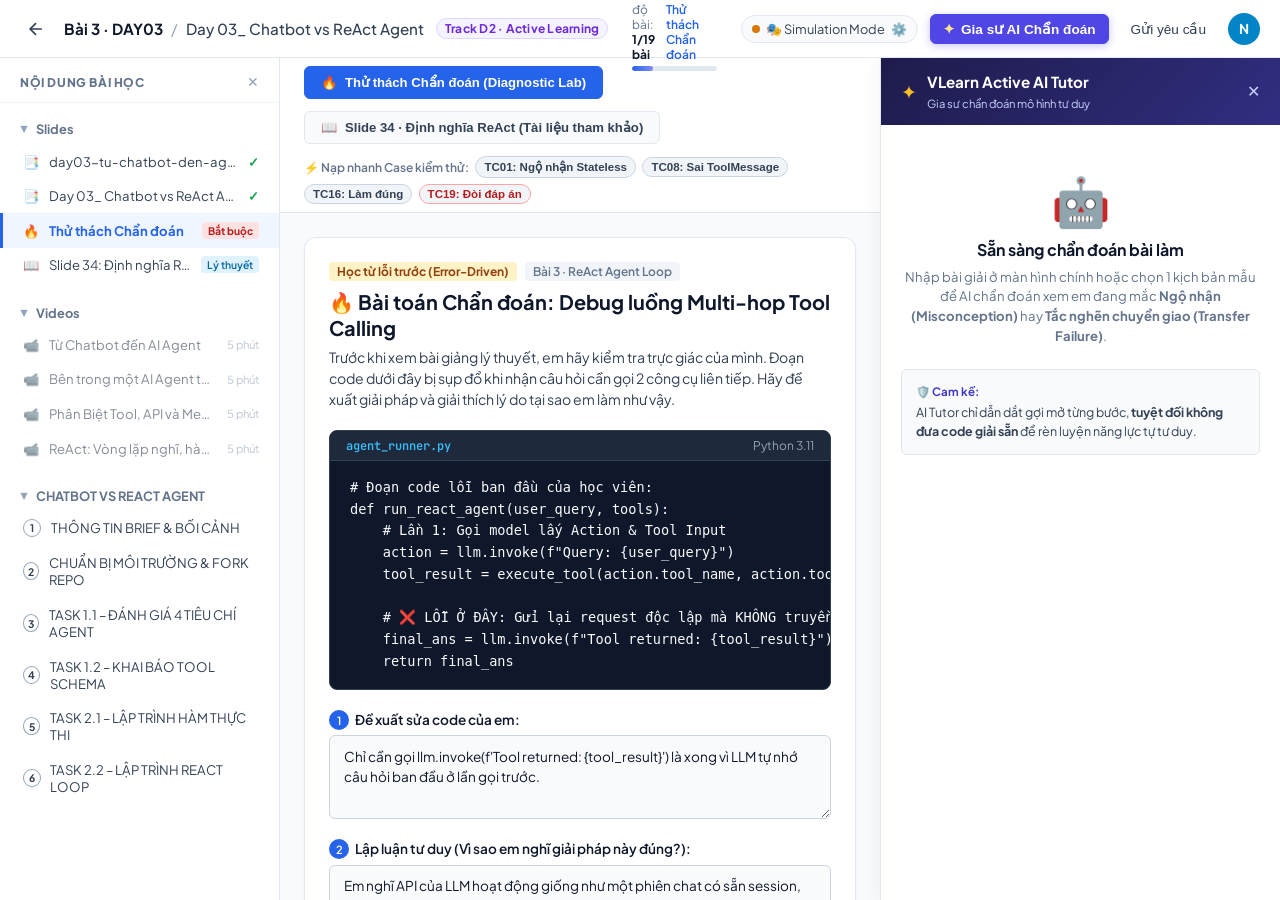
<file: index.html>
<!DOCTYPE html>
<html lang="vi">
<head>
  <meta charset="UTF-8">
  <meta http-equiv="refresh" content="0; url=codebase/index.html">
  <title>Redirecting to VLearn Prototype...</title>
</head>
<body>
  <p>Đang chuyển hướng đến bản <a href="codebase/index.html">Interactive Prototype (CP2)</a>...</p>
</body>
</html>
</file>
<file: codebase/style.css>
/* ===================================================================
   VLEARN LMS THEME · ERROR-DRIVEN ACTIVE LEARNING (TRACK D2)
   Replicating the real VLearn Course Reader experience
   =================================================================== */

:root {
  --vlearn-bg: #f8fafc;
  --vlearn-header-bg: #ffffff;
  --vlearn-sidebar-bg: #ffffff;
  --vlearn-card-bg: #ffffff;
  --vlearn-border: #e2e8f0;
  --vlearn-border-subtle: #f1f5f9;
  
  --primary-blue: #2563eb;
  --primary-blue-hover: #1d4ed8;
  --primary-blue-light: #eff6ff;
  
  --vinuni-navy: #1e3a8a;
  --vinuni-red: #dc2626;
  
  --accent-purple: #7c3aed;
  --accent-amber: #d97706;
  --accent-green: #16a34a;
  --accent-red: #ef4444;

  --text-main: #0f172a;
  --text-body: #334155;
  --text-muted: #64748b;
  --text-dim: #94a3b8;
  
  --font-sans: 'Plus Jakarta Sans', -apple-system, BlinkMacSystemFont, 'Segoe UI', Roboto, sans-serif;
  --font-mono: 'JetBrains Mono', monospace;
  
  --radius-lg: 12px;
  --radius-md: 8px;
  --radius-sm: 6px;
  --shadow-sm: 0 1px 3px rgba(0, 0, 0, 0.05);
  --shadow-md: 0 4px 12px rgba(0, 0, 0, 0.08);
  --shadow-lg: 0 10px 25px -5px rgba(0, 0, 0, 0.1);
}

* {
  margin: 0;
  padding: 0;
  box-sizing: border-box;
}

.hidden {
  display: none !important;
}

body.vlearn-theme {
  font-family: var(--font-sans);
  background-color: var(--vlearn-bg);
  color: var(--text-main);
  height: 100vh;
  display: flex;
  flex-direction: column;
  overflow: hidden;
}

/* ===================================================================
   1. TOP NAVIGATION BAR
   =================================================================== */

.vlearn-header {
  height: 58px;
  background: var(--vlearn-header-bg);
  border-bottom: 1px solid var(--vlearn-border);
  display: flex;
  align-items: center;
  justify-content: space-between;
  padding: 0 1.25rem;
  z-index: 50;
  flex-shrink: 0;
}

.vlearn-nav-left {
  display: flex;
  align-items: center;
  gap: 0.75rem;
}

.btn-icon {
  background: transparent;
  border: none;
  color: var(--text-body);
  display: flex;
  align-items: center;
  justify-content: center;
  padding: 6px;
  border-radius: var(--radius-sm);
  cursor: pointer;
}

.btn-icon:hover {
  background: var(--vlearn-bg);
}

.lesson-meta {
  display: flex;
  align-items: center;
  gap: 0.5rem;
  font-size: 0.95rem;
}

.lesson-title {
  font-weight: 700;
  color: var(--text-main);
}

.lesson-divider {
  color: var(--text-dim);
}

.lesson-subtitle {
  color: var(--text-body);
  font-weight: 500;
}

.vlearn-badge-pill {
  background: #f5f3ff;
  border: 1px solid #ddd6fe;
  color: #6d28d9;
  font-size: 0.75rem;
  font-weight: 700;
  padding: 2px 8px;
  border-radius: 9999px;
  letter-spacing: 0.02em;
}

.vlearn-nav-center {
  flex: 1;
  max-width: 320px;
  margin: 0 1.5rem;
}

.course-progress-box {
  display: flex;
  flex-direction: column;
  gap: 4px;
}

.progress-info {
  display: flex;
  justify-content: space-between;
  font-size: 0.75rem;
}

.progress-text {
  color: var(--text-muted);
}

.progress-text strong {
  color: var(--text-main);
}

.stage-tag {
  color: var(--primary-blue);
  font-weight: 600;
}

.progress-bar-rail {
  height: 5px;
  background: #e2e8f0;
  border-radius: 9999px;
  overflow: hidden;
}

.progress-bar-value {
  height: 100%;
  background: linear-gradient(90deg, var(--primary-blue), #818cf8);
  border-radius: 9999px;
  transition: width 0.4s ease;
}

.vlearn-nav-right {
  display: flex;
  align-items: center;
  gap: 0.75rem;
}

.ai-live-indicator {
  display: flex;
  align-items: center;
  gap: 6px;
  background: #f8fafc;
  border: 1px solid var(--vlearn-border);
  padding: 5px 10px;
  border-radius: 9999px;
  font-size: 0.8rem;
  color: var(--text-body);
  cursor: pointer;
  transition: all 0.2s;
}

.ai-live-indicator:hover {
  background: #eff6ff;
  border-color: #bfdbfe;
}

.live-dot {
  width: 8px;
  height: 8px;
  border-radius: 50%;
  background: var(--text-dim);
}

.live-dot.live {
  background: var(--accent-green);
  box-shadow: 0 0 8px var(--accent-green);
  animation: pulseLive 1.5s infinite;
}

.live-dot.mock {
  background: var(--accent-amber);
}

@keyframes pulseLive {
  0%, 100% { opacity: 1; transform: scale(1); }
  50% { opacity: 0.4; transform: scale(1.2); }
}

.btn-ask-ai {
  display: flex;
  align-items: center;
  gap: 6px;
  background: #ffffff;
  border: 1px solid #c7d2fe;
  color: #4338ca;
  padding: 6px 12px;
  border-radius: var(--radius-sm);
  font-size: 0.85rem;
  font-weight: 600;
  cursor: pointer;
  transition: all 0.2s;
}

.btn-ask-ai:hover, .btn-ask-ai.active {
  background: #4f46e5;
  border-color: #4f46e5;
  color: #ffffff;
  box-shadow: 0 2px 8px rgba(79, 70, 229, 0.3);
}

.sparkle-icon {
  color: #f59e0b;
}

.btn-ask-ai.active .sparkle-icon {
  color: #fde68a;
}

.btn-text-ghost {
  background: transparent;
  border: none;
  color: var(--text-body);
  font-size: 0.85rem;
  padding: 6px 10px;
  cursor: pointer;
  border-radius: var(--radius-sm);
}

.btn-text-ghost:hover {
  background: var(--vlearn-bg);
}

.user-avatar-circle {
  width: 32px;
  height: 32px;
  border-radius: 50%;
  background: #0284c7;
  color: #ffffff;
  display: flex;
  align-items: center;
  justify-content: center;
  font-weight: 700;
  font-size: 0.85rem;
  cursor: pointer;
}

/* ===================================================================
   2. MAIN WORKSPACE LAYOUT
   =================================================================== */

.vlearn-workspace {
  display: flex;
  flex: 1;
  height: calc(100vh - 58px);
  overflow: hidden;
}

/* Left Sidebar Course Tree */
.vlearn-sidebar {
  width: 280px;
  background: var(--vlearn-sidebar-bg);
  border-right: 1px solid var(--vlearn-border);
  display: flex;
  flex-direction: column;
  flex-shrink: 0;
}

.sidebar-header {
  padding: 1rem 1.25rem 0.75rem;
  font-size: 0.75rem;
  font-weight: 800;
  letter-spacing: 0.05em;
  color: var(--text-muted);
  display: flex;
  justify-content: space-between;
  align-items: center;
  border-bottom: 1px solid var(--vlearn-border-subtle);
}

.btn-icon-subtle {
  background: transparent;
  border: none;
  color: var(--text-dim);
  cursor: pointer;
  font-size: 0.9rem;
}

.sidebar-scrollable {
  flex: 1;
  overflow-y: auto;
  padding: 0.75rem 0;
}

.tree-group {
  margin-bottom: 1rem;
}

.tree-group-title {
  padding: 0.4rem 1.25rem;
  font-size: 0.8rem;
  font-weight: 700;
  color: var(--text-muted);
  display: flex;
  align-items: center;
  gap: 0.5rem;
}

.tree-arrow {
  font-size: 0.6rem;
  color: var(--text-dim);
}

.tree-items {
  list-style: none;
}

.tree-item {
  display: flex;
  align-items: center;
  gap: 0.6rem;
  padding: 0.55rem 1.25rem;
  font-size: 0.82rem;
  color: var(--text-body);
  cursor: pointer;
  transition: background 0.15s;
  border-left: 3px solid transparent;
}

.tree-item:hover {
  background: var(--vlearn-bg);
}

.tree-item.active {
  background: #eff6ff;
  color: var(--primary-blue);
  border-left-color: var(--primary-blue);
  font-weight: 600;
}

.tree-item.completed .tree-status {
  color: var(--accent-green);
  font-weight: bold;
  margin-left: auto;
}

.tree-item.locked {
  opacity: 0.6;
}

.tree-item .tree-text {
  flex: 1;
  white-space: nowrap;
  overflow: hidden;
  text-overflow: ellipsis;
}

.badge-active-tutor {
  background: #fee2e2;
  color: #b91c1c;
  font-size: 0.65rem;
  font-weight: 700;
  padding: 2px 6px;
  border-radius: 4px;
}

.tree-tag-reading {
  background: #e0f2fe;
  color: #0369a1;
  font-size: 0.65rem;
  font-weight: 600;
  padding: 2px 6px;
  border-radius: 4px;
}

.duration-tag {
  font-size: 0.7rem;
  color: var(--text-dim);
}

.num-circle {
  width: 18px;
  height: 18px;
  border-radius: 50%;
  border: 1px solid var(--text-dim);
  display: inline-flex;
  align-items: center;
  justify-content: center;
  font-size: 0.65rem;
  font-weight: bold;
}

/* ===================================================================
   3. CENTER MAIN LEARNING STAGE
   =================================================================== */

.vlearn-main-stage {
  flex: 1;
  display: flex;
  flex-direction: column;
  background: var(--vlearn-bg);
  overflow-y: auto;
}

.content-tab-bar {
  background: #ffffff;
  border-bottom: 1px solid var(--vlearn-border);
  padding: 0.5rem 1.5rem;
  display: flex;
  align-items: center;
  gap: 0.75rem;
  flex-wrap: wrap;
}

.tab-btn {
  display: flex;
  align-items: center;
  gap: 0.5rem;
  padding: 0.5rem 1rem;
  background: #f8fafc;
  border: 1px solid var(--vlearn-border);
  border-radius: var(--radius-sm);
  font-size: 0.82rem;
  font-weight: 600;
  color: var(--text-body);
  cursor: pointer;
  transition: all 0.2s;
}

.tab-btn:hover {
  background: #eff6ff;
  border-color: #bfdbfe;
}

.tab-btn.active {
  background: var(--primary-blue);
  border-color: var(--primary-blue);
  color: #ffffff;
}

.quick-preset-container {
  margin-left: auto;
  display: flex;
  align-items: center;
  gap: 0.4rem;
  flex-wrap: wrap;
}

.preset-label {
  font-size: 0.75rem;
  color: var(--text-muted);
  font-weight: 600;
}

.btn-chip {
  background: #f1f5f9;
  border: 1px solid #cbd5e1;
  color: var(--text-body);
  padding: 3px 8px;
  border-radius: 9999px;
  font-size: 0.72rem;
  font-weight: 600;
  cursor: pointer;
  transition: all 0.15s;
}

.btn-chip:hover, .btn-chip.active {
  background: #0284c7;
  border-color: #0284c7;
  color: #ffffff;
}

.btn-chip.chip-danger {
  border-color: #fca5a5;
  color: #b91c1c;
}

.btn-chip.chip-danger:hover {
  background: #dc2626;
  color: #ffffff;
}

.stage-view {
  padding: 1.5rem;
  flex: 1;
}

/* VIEW 1: DIAGNOSTIC CHALLENGE */
.diagnostic-card {
  background: #ffffff;
  border: 1px solid var(--vlearn-border);
  border-radius: var(--radius-lg);
  padding: 1.5rem;
  box-shadow: var(--shadow-sm);
}

.diagnostic-intro {
  margin-bottom: 1.25rem;
}

.badge-row {
  display: flex;
  gap: 0.5rem;
  margin-bottom: 0.5rem;
}

.tag-accent {
  background: #fef3c7;
  color: #92400e;
  font-size: 0.75rem;
  font-weight: 700;
  padding: 2px 8px;
  border-radius: 4px;
}

.tag-subtle {
  background: #f1f5f9;
  color: var(--text-muted);
  font-size: 0.75rem;
  font-weight: 600;
  padding: 2px 8px;
  border-radius: 4px;
}

.diagnostic-intro h2 {
  font-size: 1.25rem;
  font-weight: 700;
  color: var(--text-main);
  margin-bottom: 0.4rem;
}

.intro-desc {
  font-size: 0.88rem;
  color: var(--text-body);
  line-height: 1.5;
}

/* Editor */
.editor-wrapper {
  background: #0f172a;
  border-radius: var(--radius-md);
  overflow: hidden;
  margin-bottom: 1.25rem;
  border: 1px solid #334155;
}

.editor-header {
  background: #1e293b;
  padding: 0.4rem 1rem;
  display: flex;
  justify-content: space-between;
  font-size: 0.75rem;
  color: #94a3b8;
  border-bottom: 1px solid #334155;
}

.file-tag {
  color: #38bdf8;
  font-family: var(--font-mono);
  font-weight: 600;
}

.editor-code {
  padding: 1rem 1.25rem;
  font-family: var(--font-mono);
  font-size: 0.85rem;
  line-height: 1.6;
  color: #f8fafc;
  overflow-x: auto;
}

/* Submission Form */
.submission-form {
  display: flex;
  flex-direction: column;
  gap: 1rem;
}

.form-row label {
  display: block;
  font-size: 0.85rem;
  font-weight: 600;
  color: var(--text-main);
  margin-bottom: 0.35rem;
}

.step-num {
  display: inline-flex;
  width: 20px;
  height: 20px;
  border-radius: 50%;
  background: var(--primary-blue);
  color: #ffffff;
  align-items: center;
  justify-content: center;
  font-size: 0.7rem;
  margin-right: 4px;
}

.submission-form textarea {
  width: 100%;
  padding: 0.65rem 0.85rem;
  border: 1px solid #cbd5e1;
  border-radius: var(--radius-sm);
  font-family: var(--font-sans);
  font-size: 0.85rem;
  line-height: 1.5;
  color: var(--text-main);
  outline: none;
  transition: border-color 0.2s;
  background: #f8fafc;
}

.submission-form textarea:focus {
  border-color: var(--primary-blue);
  background: #ffffff;
}

.form-actions {
  display: flex;
  justify-content: space-between;
  align-items: center;
  margin-top: 0.5rem;
}

.btn-secondary-ghost {
  background: transparent;
  border: 1px dashed #cbd5e1;
  color: var(--text-muted);
  padding: 0.6rem 1rem;
  border-radius: var(--radius-sm);
  font-size: 0.82rem;
  font-weight: 600;
  cursor: pointer;
}

.btn-secondary-ghost:hover {
  background: #f1f5f9;
  color: var(--text-main);
}

.btn-submit-vlearn {
  background: linear-gradient(135deg, var(--primary-blue), #4338ca);
  color: #ffffff;
  border: none;
  padding: 0.65rem 1.4rem;
  border-radius: var(--radius-sm);
  font-size: 0.9rem;
  font-weight: 700;
  cursor: pointer;
  box-shadow: 0 4px 12px rgba(37, 99, 235, 0.3);
  display: flex;
  align-items: center;
  gap: 0.5rem;
  transition: transform 0.15s, box-shadow 0.15s;
}

.btn-submit-vlearn:hover {
  transform: translateY(-1px);
  box-shadow: 0 6px 16px rgba(37, 99, 235, 0.4);
}

/* VIEW 2: VINUNI SLIDE 34 REPLICA */
.vlearn-slide-frame {
  display: flex;
  flex-direction: column;
  align-items: center;
  gap: 1rem;
}

.slide-canvas {
  width: 100%;
  max-width: 900px;
  background: #ffffff;
  border: 1px solid #cbd5e1;
  border-radius: 4px;
  box-shadow: var(--shadow-md);
  overflow: hidden;
  display: flex;
  flex-direction: column;
  min-height: 480px;
}

.slide-header-bar {
  background: var(--vinuni-navy);
  padding: 1rem 2rem;
  display: flex;
  justify-content: space-between;
  align-items: center;
  border-bottom: 4px solid var(--vinuni-red);
}

.slide-title-text {
  color: #ffffff;
  font-size: 1.5rem;
  font-weight: 700;
}

.vinuni-logo-box {
  display: flex;
  align-items: center;
  gap: 6px;
  color: #ffffff;
  font-size: 0.75rem;
  font-weight: 800;
  letter-spacing: 0.08em;
}

.slide-content-body {
  padding: 2.5rem 3rem;
  flex: 1;
  display: flex;
  flex-direction: column;
  gap: 1.25rem;
}

.react-formula {
  font-size: 1.5rem;
  font-weight: 800;
  color: #1e3a8a;
  margin-bottom: 0.25rem;
}

.react-definition {
  font-size: 1.05rem;
  line-height: 1.6;
  color: #1e293b;
}

.react-steps-list {
  margin-left: 1rem;
  display: flex;
  flex-direction: column;
  gap: 0.6rem;
}

.react-step-item {
  display: flex;
  align-items: baseline;
  gap: 0.75rem;
  font-size: 1rem;
  color: #1e293b;
}

.bullet-square {
  color: #1e3a8a;
  font-size: 0.75rem;
}

.slide-callout-note {
  background: #eff6ff;
  border-left: 4px solid var(--primary-blue);
  padding: 0.85rem 1.25rem;
  border-radius: var(--radius-sm);
  font-size: 0.88rem;
  color: #1e3a8a;
  display: flex;
  align-items: flex-start;
  gap: 0.6rem;
  margin-top: 1rem;
  transition: all 0.3s ease;
}

.slide-callout-note.highlight-pulse {
  background: #fef08a;
  border-color: #ca8a04;
  color: #854d0e;
  transform: scale(1.02);
  box-shadow: 0 0 15px rgba(234, 179, 8, 0.4);
}

.slide-bottom-bar {
  background: #334155;
  color: #cbd5e1;
  font-size: 0.72rem;
  padding: 0.4rem 1.5rem;
  display: flex;
  justify-content: space-between;
}

.slide-controls-toolbar {
  width: 100%;
  max-width: 900px;
  background: #ffffff;
  border: 1px solid var(--vlearn-border);
  border-radius: var(--radius-md);
  padding: 0.4rem 1rem;
  display: flex;
  justify-content: space-between;
  align-items: center;
}

.ctrl-left, .ctrl-right {
  display: flex;
  align-items: center;
  gap: 0.5rem;
  font-size: 0.8rem;
}

.tool-btn, .page-nav-btn, .note-btn, .mode-btn {
  background: transparent;
  border: 1px solid transparent;
  padding: 3px 8px;
  border-radius: 4px;
  cursor: pointer;
  font-size: 0.8rem;
}

.tool-btn:hover, .page-nav-btn:hover {
  background: var(--vlearn-bg);
}

.mode-btn.active {
  background: #e0f2fe;
  color: #0369a1;
  border-color: #bae6fd;
}

/* ===================================================================
   4. RIGHT PANEL: VLEARN ADAPTIVE AI TUTOR DRAWER
   =================================================================== */

.vlearn-tutor-drawer {
  width: 400px;
  background: #ffffff;
  border-left: 1px solid var(--vlearn-border);
  display: flex;
  flex-direction: column;
  flex-shrink: 0;
  transition: width 0.3s ease, transform 0.3s ease;
  box-shadow: -4px 0 16px rgba(0, 0, 0, 0.04);
}

.vlearn-tutor-drawer.collapsed {
  width: 0;
  transform: translateX(100%);
  overflow: hidden;
  border-left: none;
}

.tutor-drawer-header {
  padding: 0.85rem 1.25rem;
  background: linear-gradient(135deg, #1e1b4b, #312e81);
  color: #ffffff;
  display: flex;
  justify-content: space-between;
  align-items: center;
}

.tutor-header-title {
  display: flex;
  align-items: center;
  gap: 0.6rem;
}

.tutor-sparkle {
  font-size: 1.2rem;
  color: #fbbf24;
}

.tutor-header-title h3 {
  font-size: 0.95rem;
  font-weight: 700;
}

.tutor-subtitle {
  font-size: 0.7rem;
  color: #c7d2fe;
}

.btn-drawer-close {
  background: transparent;
  border: none;
  color: #c7d2fe;
  font-size: 1rem;
  cursor: pointer;
}

.tutor-drawer-body {
  flex: 1;
  overflow-y: auto;
  padding: 1.25rem;
  display: flex;
  flex-direction: column;
  gap: 1rem;
}

/* Idle State */
.empty-tutor-illustration {
  font-size: 3rem;
  text-align: center;
  margin: 1.5rem 0 0.5rem;
}

.tutor-state h4 {
  font-size: 1rem;
  font-weight: 700;
  color: var(--text-main);
  text-align: center;
  margin-bottom: 0.4rem;
}

.tutor-state p {
  font-size: 0.82rem;
  color: var(--text-muted);
  line-height: 1.5;
  text-align: center;
}

.rule-box {
  background: #f8fafc;
  border: 1px solid var(--vlearn-border);
  border-radius: var(--radius-sm);
  padding: 0.85rem;
  margin-top: 1.5rem;
}

.rule-badge {
  font-size: 0.72rem;
  font-weight: 700;
  color: #4338ca;
  display: block;
  margin-bottom: 0.25rem;
}

.rule-box p {
  text-align: left;
  font-size: 0.78rem;
  color: var(--text-body);
}

/* Loader */
.ai-loader-box {
  padding: 2.5rem 1rem;
  text-align: center;
  display: flex;
  flex-direction: column;
  align-items: center;
  gap: 0.75rem;
}

.spinning-core {
  font-size: 2.5rem;
  animation: pulseSpin 1.2s infinite ease-in-out;
}

@keyframes pulseSpin {
  0%, 100% { transform: scale(1); }
  50% { transform: scale(1.2); }
}

.pulse-bar {
  width: 100%;
  max-width: 220px;
  height: 5px;
  background: #e2e8f0;
  border-radius: 9999px;
  overflow: hidden;
}

.pulse-fill {
  width: 40%;
  height: 100%;
  background: var(--primary-blue);
  animation: barSlide 1.2s infinite ease-in-out;
}

@keyframes barSlide {
  0% { transform: translateX(-100%); }
  100% { transform: translateX(300%); }
}

/* Diagnosis Cards */
.diagnosis-badge-container {
  display: flex;
  gap: 0.4rem;
  margin-bottom: 0.75rem;
}

.badge-vlearn-type {
  font-size: 0.72rem;
  font-weight: 700;
  padding: 3px 8px;
  border-radius: 4px;
}

.badge-orange { background: #ffedd5; color: #c2410c; }
.badge-blue { background: #dbeafe; color: #1e40af; }

.badge-vlearn-subtle {
  font-size: 0.72rem;
  color: var(--text-muted);
  background: #f1f5f9;
  padding: 3px 8px;
  border-radius: 4px;
}

.diag-summary-card {
  background: #fffbeb;
  border: 1px solid #fde68a;
  border-radius: var(--radius-sm);
  padding: 0.75rem 1rem;
  margin-bottom: 1rem;
}

.diag-summary-card h4 {
  font-size: 0.85rem;
  font-weight: 700;
  color: #92400e;
  text-align: left;
  margin-bottom: 0.2rem;
}

.diag-summary-card p {
  font-size: 0.8rem;
  color: #78350f;
  text-align: left;
}

/* Live AI Card */
.live-ai-card {
  background: #f5f3ff;
  border: 1px solid #ddd6fe;
  border-radius: var(--radius-sm);
  padding: 0.75rem 1rem;
  margin-bottom: 1rem;
}

.live-card-head {
  display: flex;
  align-items: center;
  gap: 6px;
  font-size: 0.75rem;
  color: #5b21b6;
  margin-bottom: 0.35rem;
}

.dot-live {
  width: 6px;
  height: 6px;
  border-radius: 50%;
  background: #8b5cf6;
}

.live-card-text {
  font-size: 0.82rem;
  line-height: 1.5;
  color: #3b0764;
}

/* Scaffolding Ladder */
.scaffolding-ladder {
  display: flex;
  flex-direction: column;
  gap: 0.75rem;
}

.ladder-header {
  display: flex;
  justify-content: space-between;
  align-items: center;
  font-size: 0.75rem;
  font-weight: 700;
  color: var(--text-muted);
}

.badge-ladder-level {
  background: #fef3c7;
  color: #92400e;
  padding: 2px 6px;
  border-radius: 4px;
}

.hint-card {
  background: #f8fafc;
  border: 1px solid var(--vlearn-border);
  border-radius: var(--radius-sm);
  padding: 0.75rem;
}

.hint-card.active {
  background: #ffffff;
  border-color: #bfdbfe;
  box-shadow: 0 2px 8px rgba(37, 99, 235, 0.08);
}

.hint-card.locked {
  opacity: 0.6;
}

.hint-head {
  display: flex;
  align-items: center;
  gap: 0.5rem;
  font-size: 0.8rem;
  font-weight: 700;
  color: var(--text-main);
  margin-bottom: 0.4rem;
}

.hint-num-circle {
  width: 18px;
  height: 18px;
  border-radius: 50%;
  background: #e2e8f0;
  color: #475569;
  display: flex;
  align-items: center;
  justify-content: center;
  font-size: 0.65rem;
}

.hint-card.active .hint-num-circle {
  background: var(--primary-blue);
  color: #ffffff;
}

.hint-pill {
  margin-left: auto;
  font-size: 0.65rem;
  background: #e0e7ff;
  color: #3730a3;
  padding: 1px 6px;
  border-radius: 4px;
}

.btn-unlock-hint {
  margin-left: auto;
  background: #eff6ff;
  border: 1px solid #bfdbfe;
  color: var(--primary-blue);
  font-size: 0.7rem;
  font-weight: 600;
  padding: 2px 8px;
  border-radius: 4px;
  cursor: pointer;
}

.hint-body {
  font-size: 0.8rem;
  line-height: 1.5;
  color: var(--text-body);
}

.slide-citation-box {
  background: #eff6ff;
  border-left: 3px solid var(--primary-blue);
  padding: 0.5rem 0.75rem;
  border-radius: 4px;
}

.citation-head {
  display: flex;
  justify-content: space-between;
  align-items: center;
  font-size: 0.72rem;
  font-weight: 700;
  color: #1e40af;
  margin-bottom: 0.25rem;
}

.btn-jump-slide {
  background: var(--primary-blue);
  border: none;
  color: #ffffff;
  padding: 1px 6px;
  border-radius: 3px;
  font-size: 0.65rem;
  font-weight: 600;
  cursor: pointer;
}

.slide-citation-box blockquote {
  font-size: 0.75rem;
  font-style: italic;
  color: #1e3a8a;
}

.probing-action-box {
  background: #ecfdf5;
  border-left: 3px solid var(--accent-green);
  padding: 0.5rem 0.75rem;
  font-size: 0.78rem;
  color: #065f46;
}

/* Actions Row */
.tutor-actions-row {
  display: flex;
  flex-direction: column;
  gap: 0.5rem;
  margin-top: 1rem;
}

.btn-action-ghost {
  background: transparent;
  border: 1px solid #cbd5e1;
  color: var(--text-muted);
  padding: 0.5rem;
  border-radius: var(--radius-sm);
  font-size: 0.78rem;
  font-weight: 600;
  cursor: pointer;
}

.btn-action-apply {
  background: var(--accent-green);
  border: none;
  color: #ffffff;
  padding: 0.65rem;
  border-radius: var(--radius-sm);
  font-size: 0.85rem;
  font-weight: 700;
  cursor: pointer;
  box-shadow: 0 2px 8px rgba(22, 163, 74, 0.25);
}

/* Probing State */
.success-banner-card {
  background: #f0fdf4;
  border: 1px solid #bbf7d0;
  border-radius: var(--radius-sm);
  padding: 1rem;
  display: flex;
  gap: 0.75rem;
  align-items: center;
}

.banner-icon { font-size: 1.5rem; }

.success-banner-card h4 {
  text-align: left;
  font-size: 0.9rem;
  color: #166534;
  margin-bottom: 0.2rem;
}

.success-banner-card p {
  text-align: left;
  font-size: 0.78rem;
  color: #15803d;
}

.probing-container {
  display: flex;
  flex-direction: column;
  gap: 0.75rem;
  margin-top: 1rem;
}

.probing-badge {
  font-size: 0.72rem;
  font-weight: 700;
  color: #7c3aed;
  background: #f5f3ff;
  padding: 2px 8px;
  border-radius: 4px;
  align-self: flex-start;
}

.probing-question-text {
  font-size: 0.85rem;
  font-weight: 600;
  color: var(--text-main);
  text-align: left;
  line-height: 1.5;
}

.probing-container textarea {
  width: 100%;
  padding: 0.6rem;
  border: 1px solid #cbd5e1;
  border-radius: var(--radius-sm);
  font-size: 0.8rem;
}

.btn-submit-probing {
  background: var(--primary-blue);
  color: #ffffff;
  border: none;
  padding: 0.65rem;
  border-radius: var(--radius-sm);
  font-size: 0.85rem;
  font-weight: 700;
  cursor: pointer;
}

/* Mastery Summary */
.mastery-summary-box {
  display: flex;
  flex-direction: column;
  gap: 1rem;
}

.mastery-badge-gold {
  background: #fef3c7;
  color: #92400e;
  font-size: 0.75rem;
  font-weight: 700;
  padding: 4px 10px;
  border-radius: 9999px;
  align-self: center;
}

.mastery-summary-box h3 {
  font-size: 1.05rem;
  text-align: center;
  color: var(--text-main);
}

.mastery-diff {
  display: flex;
  flex-direction: column;
  gap: 0.5rem;
}

.diff-block {
  padding: 0.65rem 0.85rem;
  border-radius: var(--radius-sm);
}

.diff-block p { text-align: left; }

.error-block { background: #fee2e2; border-left: 3px solid #dc2626; }
.error-block .diff-label { font-size: 0.72rem; font-weight: 700; color: #b91c1c; display: block; margin-bottom: 2px; }
.error-block p { font-size: 0.78rem; color: #991b1b; }

.success-block { background: #ecfdf5; border-left: 3px solid #16a34a; }
.success-block .diff-label { font-size: 0.72rem; font-weight: 700; color: #15803d; display: block; margin-bottom: 2px; }
.success-block p { font-size: 0.78rem; color: #166534; }

.mastery-points {
  background: #f8fafc;
  border: 1px solid var(--vlearn-border);
  border-radius: var(--radius-sm);
  padding: 0.75rem;
}

.mastery-points h5 {
  font-size: 0.78rem;
  color: var(--text-main);
  margin-bottom: 0.35rem;
}

.mastery-points ul {
  padding-left: 1.25rem;
  font-size: 0.75rem;
  color: var(--text-body);
}

.mastery-footer-btns {
  display: flex;
  flex-direction: column;
  gap: 0.5rem;
}

.btn-copy-note {
  background: #f1f5f9;
  border: 1px solid #cbd5e1;
  color: var(--text-main);
  padding: 0.5rem;
  border-radius: var(--radius-sm);
  font-size: 0.78rem;
  font-weight: 600;
  cursor: pointer;
}

.btn-unlock-next {
  background: linear-gradient(135deg, #2563eb, #7c3aed);
  border: none;
  color: #ffffff;
  padding: 0.75rem;
  border-radius: var(--radius-sm);
  font-size: 0.85rem;
  font-weight: 700;
  cursor: pointer;
  box-shadow: 0 4px 12px rgba(37, 99, 235, 0.3);
}

/* ===================================================================
   5. MODAL & TOAST
   =================================================================== */

.modal-backdrop {
  position: fixed;
  top: 0; left: 0; right: 0; bottom: 0;
  background: rgba(15, 23, 42, 0.6);
  backdrop-filter: blur(4px);
  display: flex;
  align-items: center;
  justify-content: center;
  z-index: 100;
}

.modal-dialog {
  background: #ffffff;
  border-radius: var(--radius-lg);
  width: 100%;
  max-width: 520px;
  box-shadow: var(--shadow-lg);
  overflow: hidden;
}

.modal-dialog-header {
  padding: 1rem 1.25rem;
  border-bottom: 1px solid var(--vlearn-border);
  display: flex;
  justify-content: space-between;
  align-items: center;
}

.modal-dialog-body {
  padding: 1.25rem;
  display: flex;
  flex-direction: column;
  gap: 0.85rem;
}

.modal-desc {
  font-size: 0.82rem;
  color: var(--text-muted);
}

.form-group label {
  display: block;
  font-size: 0.8rem;
  font-weight: 600;
  margin-bottom: 0.25rem;
}

.vlearn-input, .vlearn-select {
  width: 100%;
  padding: 0.5rem 0.75rem;
  border: 1px solid #cbd5e1;
  border-radius: var(--radius-sm);
  font-size: 0.82rem;
  outline: none;
}

.modal-dialog-footer {
  padding: 0.85rem 1.25rem;
  border-top: 1px solid var(--vlearn-border);
  display: flex;
  justify-content: flex-end;
  gap: 0.5rem;
  background: #f8fafc;
}

.btn-modal-cancel {
  background: transparent;
  border: 1px solid #cbd5e1;
  padding: 0.4rem 0.85rem;
  border-radius: var(--radius-sm);
  font-size: 0.8rem;
  cursor: pointer;
}

.btn-modal-save {
  background: var(--primary-blue);
  color: #ffffff;
  border: none;
  padding: 0.4rem 1rem;
  border-radius: var(--radius-sm);
  font-size: 0.8rem;
  font-weight: 600;
  cursor: pointer;
}

.btn-modal-close {
  background: transparent;
  border: none;
  color: var(--text-muted);
  font-size: 1rem;
  cursor: pointer;
}

/* Toast */
.vlearn-toast {
  position: fixed;
  bottom: 1.5rem;
  right: 1.5rem;
  background: #1e1b4b;
  color: #ffffff;
  padding: 0.85rem 1.25rem;
  border-radius: var(--radius-md);
  display: flex;
  align-items: flex-start;
  gap: 0.75rem;
  box-shadow: 0 10px 25px rgba(0, 0, 0, 0.4);
  z-index: 120;
  max-width: 420px;
}

.toast-shield { font-size: 1.3rem; }
.toast-text strong { font-size: 0.82rem; color: #c7d2fe; display: block; }
.toast-text p { font-size: 0.78rem; color: #e0e7ff; margin-top: 2px; }
.toast-x {
  background: transparent;
  border: none;
  color: #a5b4fc;
  font-size: 1rem;
  cursor: pointer;
  margin-left: auto;
}
</file>
